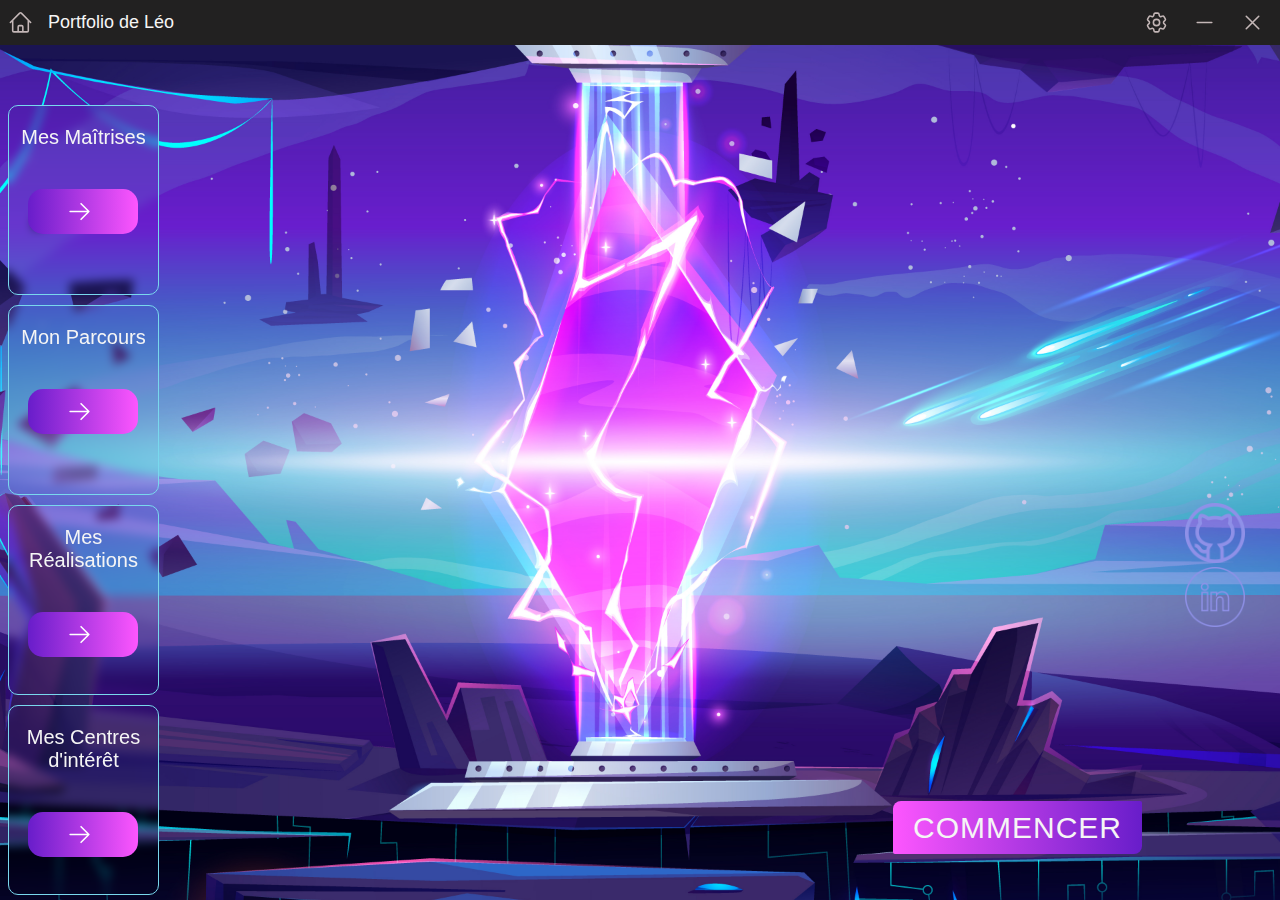
<file: index.html>
<!DOCTYPE html>
<html lang="en">
<head>
    <meta charset="UTF-8">
    <meta http-equiv="X-UA-Compatible" content="IE=edge">
    <meta name="viewport" content="width=device-width, initial-scale=1.0">
    <link rel="preconnect" href="https://fonts.googleapis.com">
    <link rel="preconnect" href="https://fonts.gstatic.com" crossorigin>
    <link rel="preconnect" href="https://fonts.googleapis.com">
    <link rel="preconnect" href="https://fonts.gstatic.com" crossorigin>
    <link rel="stylesheet" href="https://cdnjs.cloudflare.com/ajax/libs/font-awesome/5.15.2/css/all.min.css" integrity="sha512-9/2B2I/1x3tvc5JHl5kgWKKgNgnvMkPWpCxrs7MZZLTWjAG6tVHZx/wfa2QaGj+BcEy40biwvOJZlFzD7+nXjA==" crossorigin="anonymous" />
    <link href="https://fonts.googleapis.com/css2?family=Unbounded:wght@300&display=swap" rel="stylesheet"> 
    <title>Portfolio de Léo</title>

    <link rel="apple-touch-icon" sizes="180x180" href="favicon/apple-touch-icon.png">
    <link rel="icon" type="image/png" sizes="32x32" href="favicon/favicon-32x32.png">
    <link rel="icon" type="image/png" sizes="16x16" href="favicon/favicon-16x16.png">
    <link rel="manifest" href="favicon/site.webmanifest">
    <link rel="mask-icon" href="favicon/safari-pinned-tab.svg" color="#5bbad5">
    <meta name="msapplication-TileColor" content="#da532c">
    <meta name="theme-color" content="#ffffff">

<link rel="stylesheet" href="style.css">

</head>
<body>
<!-- Navbar -->
    <nav>
        <ul class="list-nav">
            <li  class="item-nav" onclick="window.location.href = 'index.html';">
              <svg xmlns="http://www.w3.org/2000/svg" fill="none" viewBox="0 0 24 24" stroke-width="1.5" stroke="currentColor" class="w-6 h-6">
                <path stroke-linecap="round" stroke-linejoin="round" d="m2.25 12 8.954-8.955c.44-.439 1.152-.439 1.591 0L21.75 12M4.5 9.75v10.125c0 .621.504 1.125 1.125 1.125H9.75v-4.875c0-.621.504-1.125 1.125-1.125h2.25c.621 0 1.125.504 1.125 1.125V21h4.125c.621 0 1.125-.504 1.125-1.125V9.75M8.25 21h8.25" />
              </svg>
              
            </li>

            <li  class="item-nav">
                <p>Portfolio de Léo</p>
            </li>

            <li class="item-nav">
                <svg id="rotate" xmlns="http://www.w3.org/2000/svg" fill="none" viewBox="0 0 24 24" stroke-width="1.5" stroke="currentColor" class="w-6 h-6">
                    <path stroke-linecap="round" stroke-linejoin="round" d="M9.594 3.94c.09-.542.56-.94 1.11-.94h2.593c.55 0 1.02.398 1.11.94l.213 1.281c.063.374.313.686.645.87.074.04.147.083.22.127.325.196.72.257 1.075.124l1.217-.456a1.125 1.125 0 0 1 1.37.49l1.296 2.247a1.125 1.125 0 0 1-.26 1.431l-1.003.827c-.293.241-.438.613-.43.992a7.723 7.723 0 0 1 0 .255c-.008.378.137.75.43.991l1.004.827c.424.35.534.955.26 1.43l-1.298 2.247a1.125 1.125 0 0 1-1.369.491l-1.217-.456c-.355-.133-.75-.072-1.076.124a6.47 6.47 0 0 1-.22.128c-.331.183-.581.495-.644.869l-.213 1.281c-.09.543-.56.94-1.11.94h-2.594c-.55 0-1.019-.398-1.11-.94l-.213-1.281c-.062-.374-.312-.686-.644-.87a6.52 6.52 0 0 1-.22-.127c-.325-.196-.72-.257-1.076-.124l-1.217.456a1.125 1.125 0 0 1-1.369-.49l-1.297-2.247a1.125 1.125 0 0 1 .26-1.431l1.004-.827c.292-.24.437-.613.43-.991a6.932 6.932 0 0 1 0-.255c.007-.38-.138-.751-.43-.992l-1.004-.827a1.125 1.125 0 0 1-.26-1.43l1.297-2.247a1.125 1.125 0 0 1 1.37-.491l1.216.456c.356.133.751.072 1.076-.124.072-.044.146-.086.22-.128.332-.183.582-.495.644-.869l.214-1.28Z" />
                    <path stroke-linecap="round" stroke-linejoin="round" d="M15 12a3 3 0 1 1-6 0 3 3 0 0 1 6 0Z" />
                  </svg>
            </li>

            <li class="item-nav" onclick="window.location.href = 'bureau.html';">
              <svg xmlns="http://www.w3.org/2000/svg" fill="none" viewBox="0 0 24 24" stroke-width="1.5" stroke="currentColor" class="w-6 h-6">
                  <path stroke-linecap="round" stroke-linejoin="round" d="M5 12h14" />
              </svg>
          </li>
          
          

            <li class="item-nav" onclick="window.location.href = 'menu.html';">
                <svg xmlns="http://www.w3.org/2000/svg" fill="none" viewBox="0 0 24 24" stroke-width="1.5" stroke="currentColor" class="w-6 h-6">
                    <path stroke-linecap="round" stroke-linejoin="round" d="M6 18 18 6M6 6l12 12" />
                  </svg>
                  
            </li>

        </ul>
    </nav>

    <!-- Card -->
    
    <div class="accueil flex-container">
        <div class="left-content">
            <div class="list-card">
                <div class="card">
                    <p>Mes Maîtrises</p>
                    <div class="savoir">
                        <a href="#"><svg xmlns="http://www.w3.org/2000/svg" fill="none" viewBox="0 0 24 24" stroke-width="1.5" stroke="currentColor" class="w-6 h-6">
                            <path stroke-linecap="round" stroke-linejoin="round" d="M13.5 4.5 21 12m0 0-7.5 7.5M21 12H3" />
                          </svg></a>
                    </div>
                </div>
    
                <div class="card">
                    <p>Mon Parcours</p>
                    <div class="savoir">
                        <a href=""><svg xmlns="http://www.w3.org/2000/svg" fill="none" viewBox="0 0 24 24" stroke-width="1.5" stroke="currentColor" class="w-6 h-6">
                            <path stroke-linecap="round" stroke-linejoin="round" d="M13.5 4.5 21 12m0 0-7.5 7.5M21 12H3" />
                          </svg></a>
                    </div>
                </div>
    
                <div class="card">
                    <p>Mes Réalisations</p>
                    <div class="savoir">
                        <a href=""><svg xmlns="http://www.w3.org/2000/svg" fill="none" viewBox="0 0 24 24" stroke-width="1.5" stroke="currentColor" class="w-6 h-6">
                            <path stroke-linecap="round" stroke-linejoin="round" d="M13.5 4.5 21 12m0 0-7.5 7.5M21 12H3" />
                          </svg></a>
                    </div>
                </div>
    
                <div class="card">
                    <p>Mes Centres d'intérêt</p>
                    <div class="savoir">
                        <a href=""><svg xmlns="http://www.w3.org/2000/svg" fill="none" viewBox="0 0 24 24" stroke-width="1.5" stroke="currentColor" class="w-6 h-6">
                            <path stroke-linecap="round" stroke-linejoin="round" d="M13.5 4.5 21 12m0 0-7.5 7.5M21 12H3" />
                          </svg></a>
                    </div> 
                </div>
            </div>
        </div>

    <!-- Bouton commencer -->
        <div class="right-content">
            <div class="bouton" id="bouton">
                <a href="#" id="lienBouton" class="commencer">Commencer</a>
            </div>
        </div>
    </div>

    <div class="reseaux-container">
      <div class="reseaux">
          <div class="github">
              <a href="https://github.com/LeoV0" target="_blank"><img src="images/github(1).png" alt=""></a>
          </div>
          <div class="linkedin">
              <a href="MonLinkedin" target="_blank"><img src="images/linkedin(1).png" alt=""></a>
          </div>
      </div>
  </div>
  
  

    <!-- Information Maitrise-->
    <div id="information-1" class="information invisible">
        <svg xmlns="http://www.w3.org/2000/svg" fill="none" viewBox="0 0 24 24" stroke-width="1.5" stroke="currentColor" class="w-6 h-6 closeIcon">
            <path stroke-linecap="round" stroke-linejoin="round" d="M6 18 18 6M6 6l12 12" />
        </svg>
        <div class="skills-heading" id="skills">
            <h2>Mes Maîtrises</h2>
                  <div class="skills-bar">
                    
                    <div class="bar">
                      <div class="info">
                        <span>HTML</span>
                      </div>
                      <div class="progress-line"><span class="html"></span></div>
                      <div class="bar">
                        <div class="info">
                          <span>CSS</span>
                        </div>
                        <div class="progress-line"><span class="css"></span></div>
                        <div class="bar">
                          <div class="info">
                            <span>SASS</span>
                          </div>
                          <div class="progress-line"><span class="sass"></span></div>
                          <div class="bar">
                            <div class="info">
                              <span>BOOTSTRAP</span>
                            </div>
                            <div class="progress-line"><span class="bootstrap"></span></div>
                            <div class="bar">
                              <div class="info">
                                <span>JAVASCRIPT</span>
                              </div>
                              <div class="progress-line"><span class="js"></span></div>
                            </div>
                          </div>
                        </div>
                      </div>
                    </div>
                  </div>
                </div>
    </div>

     <!-- Information Formation-->
    <div id="information-2" class="information invisible">
        <svg xmlns="http://www.w3.org/2000/svg" fill="none" viewBox="0 0 24 24" stroke-width="1.5" stroke="currentColor" class="w-6 h-6 closeIcon">
            <path stroke-linecap="round" stroke-linejoin="round" d="M6 18 18 6M6 6l12 12" />
        </svg>
        <div class="formation" id="formation">
            <h6>Mes Formations</h6>
            <div class="premier">
              <h7>BAC STI2D (Sciences
                et Technologies de l'Industrie et du Développement
                Durable)</h7>
              <p>En 2021 au lycée la Colinière (Nantes)</p>
          </div>
  
  
          <div class="deuxieme">
            <h8>BTS SNIR (Système Numériques Informatique et Réseaux)</h8>
            <p>Arrêté au mois de Janvier 2022 au lycée Nicolas Appert (Orvault)</p> 
          </div>
  
  
          <div class="troisieme">
            <h9>Formation Développeur Web et Web Mobile avec Anglais renforcé à l'AFPA</h9>
            <p>En 2023 100% à distance</p>
          
          </div>
          </div>
    </div>

 <!-- Information Realisation-->
    <div id="information-3" class="information invisible">
        <svg xmlns="http://www.w3.org/2000/svg" fill="none" viewBox="0 0 24 24" stroke-width="1.5" stroke="currentColor" class="w-6 h-6 closeIcon">
            <path stroke-linecap="round" stroke-linejoin="round" d="M6 18 18 6M6 6l12 12" />
        </svg>
        <div class="imgcard1" id="realisation">
            <div class="cards">
              <h2 class="header">
                 Mes Réalisations
              </h2>
              <div class="services">
                 <div class="content content-1">
                    <div class="corps"></div>
                    <h2>
                      SUSHI RESTAURANT
                    </h2>
                    <p>
                       Site d'un restaurant de sushi
                    </p>
                    <a href="ressources/projet/Resto Japonais.zip" download="Resto Japonais">TELECHARGER</a>
                 </div>
                 <div class="content content-2">
                    <div class="corps"></div>
                    <h2>
                       MONTAGNE LANDING
                    </h2>
                    <p>
                       Site montagne
                    </p>
                    <a href="ressources/projet/Sass exo page.zip" download="Sass exo page">TELECHARGER</a>
                 </div>
                 <div class="content content-3">
                    <div class="corps"></div>
                    <h2>
                       GEORGIA RESTAURANT
                    </h2>
                    <p>
                      Site d'un restaurant Italien
                    </p>
                    <a href="ressources/projet/Site restaurant Georgia.zip" download="Site restaurant Georgia">TELECHARGER</a>
                 </div>
              </div>
            </div>
          </div>
    </div>

     <!-- Information Centre d'interet-->
    <div id="information-4" class="information invisible">
        <svg xmlns="http://www.w3.org/2000/svg" fill="none" viewBox="0 0 24 24" stroke-width="1.5" stroke="currentColor" class="w-6 h-6 closeIcon">
            <path stroke-linecap="round" stroke-linejoin="round" d="M6 18 18 6M6 6l12 12" />
        </svg>
        <div class="titre" id="interet">
            <h6>Mes centres d'intérêt</h6>
          </div>
          <div class="card28">
            <div class="sectioncard">
              <h2>La culture générale</h2>
              <p>Je m'intéresse à de nombreux sujets de culture générale, tels que l'histoire, la littérature, la musique, et les arts visuels.</p>
            </div>
            <div class="sectioncard">
              <h2>Les jeux vidéos</h2>
              <p>Je suis passionné par les jeux vidéos depuis mon enfance, et j'aime explorer les mondes virtuels et découvrir de nouvelles mécaniques de jeu.</p>
            </div>
            <div class="sectioncard">
              <h2>Les sciences</h2>
              <p>Je suis fasciné par le monde naturel et les lois qui le régissent, et j'aime apprendre sur les sciences, en particulier la physique et les neurosciences.</p>
            </div>
            <div class="sectioncard">
              <h2>L'informatique</h2>
              <p>Je suis l'actualité par rapport aux dernières mises à jour, sorties de produits. Le développement web est pour moi une grande passion car c'est un nouveau monde qui s'offre à nous avec pleins de possibilités.</p>
            </div>
          </div>
    </div>

    <script src="script.js"></script>
</body>
</html>
</file>
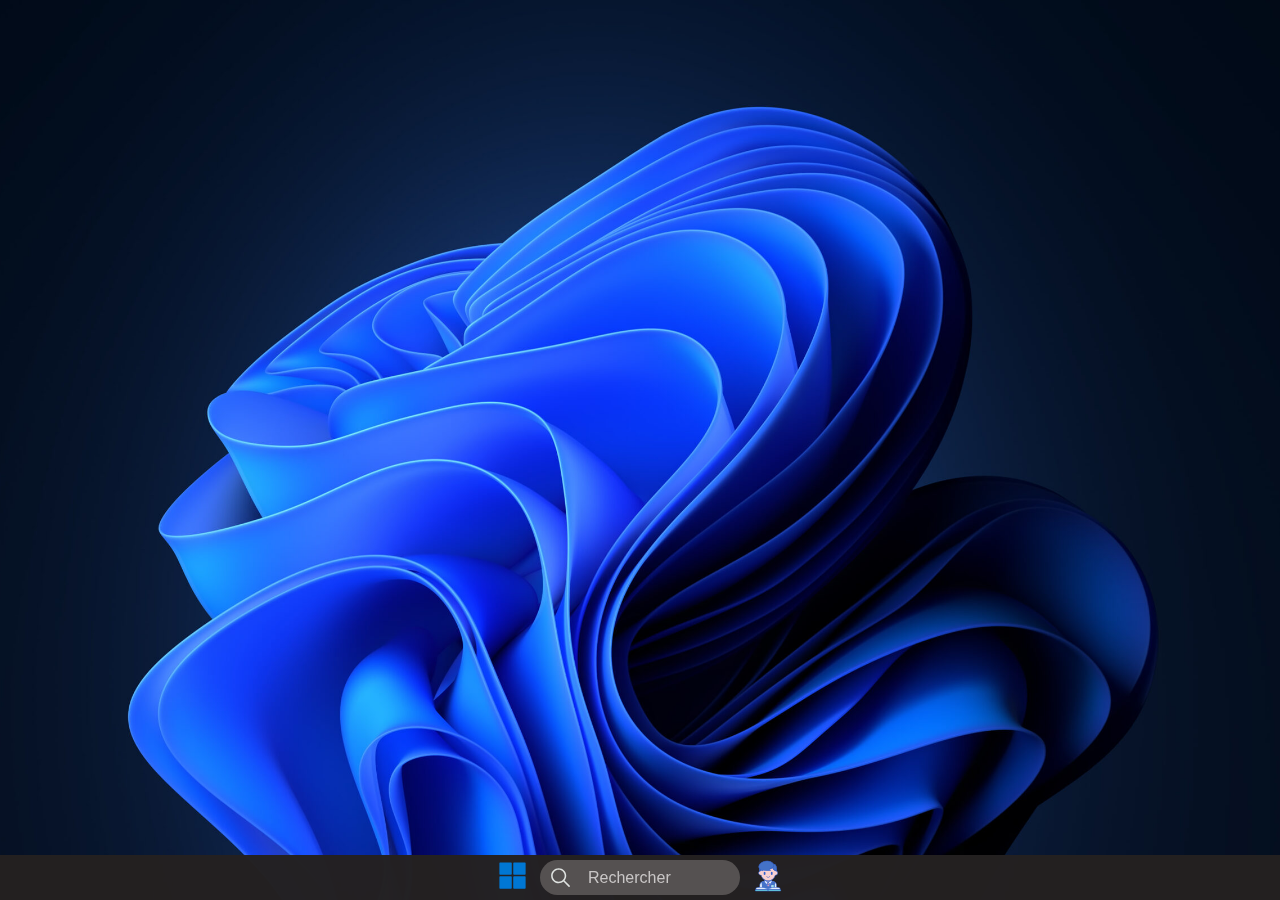
<file: bureau.html>
<!DOCTYPE html>
<html lang="en">
<head>
    <meta charset="UTF-8">
    <meta http-equiv="X-UA-Compatible" content="IE=edge">
    <meta name="viewport" content="width=device-width, initial-scale=1.0">
    <link rel="preconnect" href="https://fonts.googleapis.com">
    <link rel="preconnect" href="https://fonts.gstatic.com" crossorigin>
    <link rel="preconnect" href="https://fonts.googleapis.com">
    <link rel="preconnect" href="https://fonts.gstatic.com" crossorigin>
    <link rel="stylesheet" href="https://cdnjs.cloudflare.com/ajax/libs/font-awesome/5.15.2/css/all.min.css" integrity="sha512-9/2B2I/1x3tvc5JHl5kgWKKgNgnvMkPWpCxrs7MZZLTWjAG6tVHZx/wfa2QaGj+BcEy40biwvOJZlFzD7+nXjA==" crossorigin="anonymous" />
    <link href="https://fonts.googleapis.com/css2?family=Unbounded:wght@300&display=swap" rel="stylesheet"> 
    <title>Windows 11</title>

   

<link rel="apple-touch-icon" sizes="144x144" href="favicon3/apple-touch-icon.png">
<link rel="icon" type="image/png" sizes="32x32" href="favicon3/favicon-32x32.png">
<link rel="icon" type="image/png" sizes="16x16" href="favicon3/favicon-16x16.png">
<link rel="manifest" href="favicon3/site.webmanifest">
<link rel="mask-icon" href="favicon3/safari-pinned-tab.svg" color="#5bbad5">
<meta name="msapplication-TileColor" content="#da532c">
<meta name="theme-color" content="#ffffff">



    
    <link rel="stylesheet" href="style.css">
</head>
<body>
    <div class="bureau">
        <div class="container">
          <div class="windows">
            <svg xmlns="http://www.w3.org/2000/svg" x="0px" y="0px" width="100" height="100" viewBox="0 0 48 48">
              <path fill="#0077d4" d="M7,6h15c0.552,0,1,0.448,1,1v15c0,0.552-0.448,1-1,1H7c-0.552,0-1-0.448-1-1V7	C6,6.448,6.448,6,7,6z"></path><path fill="#0077d4" d="M25.042,21.958V7c0-0.552,0.448-1,1-1H41c0.552,0,1,0.448,1,1v14.958	c0,0.552-0.448,1-1,1H26.042C25.489,22.958,25.042,22.511,25.042,21.958z"></path><path fill="#0077d4" d="M7,25h15c0.552,0,1,0.448,1,1v15c0,0.552-0.448,1-1,1H7c-0.552,0-1-0.448-1-1V26	C6,25.448,6.448,25,7,25z"></path><path fill="#0077d4" d="M25,41V26c0-0.552,0.448-1,1-1h15c0.552,0,1,0.448,1,1v15c0,0.552-0.448,1-1,1H26	C25.448,42,25,41.552,25,41z"></path>
              </svg>
          </div>
          <div class="search">
            <svg xmlns="http://www.w3.org/2000/svg" x="0px" y="0px" width="100" height="100" viewBox="0 0 48 48" style="fill: #dfe2e0;">
              <path d="M 20.5 6 C 12.509634 6 6 12.50964 6 20.5 C 6 28.49036 12.509634 35 20.5 35 C 23.956359 35 27.133709 33.779044 29.628906 31.75 L 39.439453 41.560547 A 1.50015 1.50015 0 1 0 41.560547 39.439453 L 31.75 29.628906 C 33.779044 27.133709 35 23.956357 35 20.5 C 35 12.50964 28.490366 6 20.5 6 z M 20.5 9 C 26.869047 9 32 14.130957 32 20.5 C 32 23.602612 30.776198 26.405717 28.791016 28.470703 A 1.50015 1.50015 0 0 0 28.470703 28.791016 C 26.405717 30.776199 23.602614 32 20.5 32 C 14.130953 32 9 26.869043 9 20.5 C 9 14.130957 14.130953 9 20.5 9 z"></path>
              </svg>
            <p>Rechercher</p>
          </div>
          <div class="logobarre">
            <a href="index.html">
              <img src="favicon/favicon-32x32.png" alt="Student">
          </a>          
          </div>
        </div>
      </div>
</body>
</html>
</file>
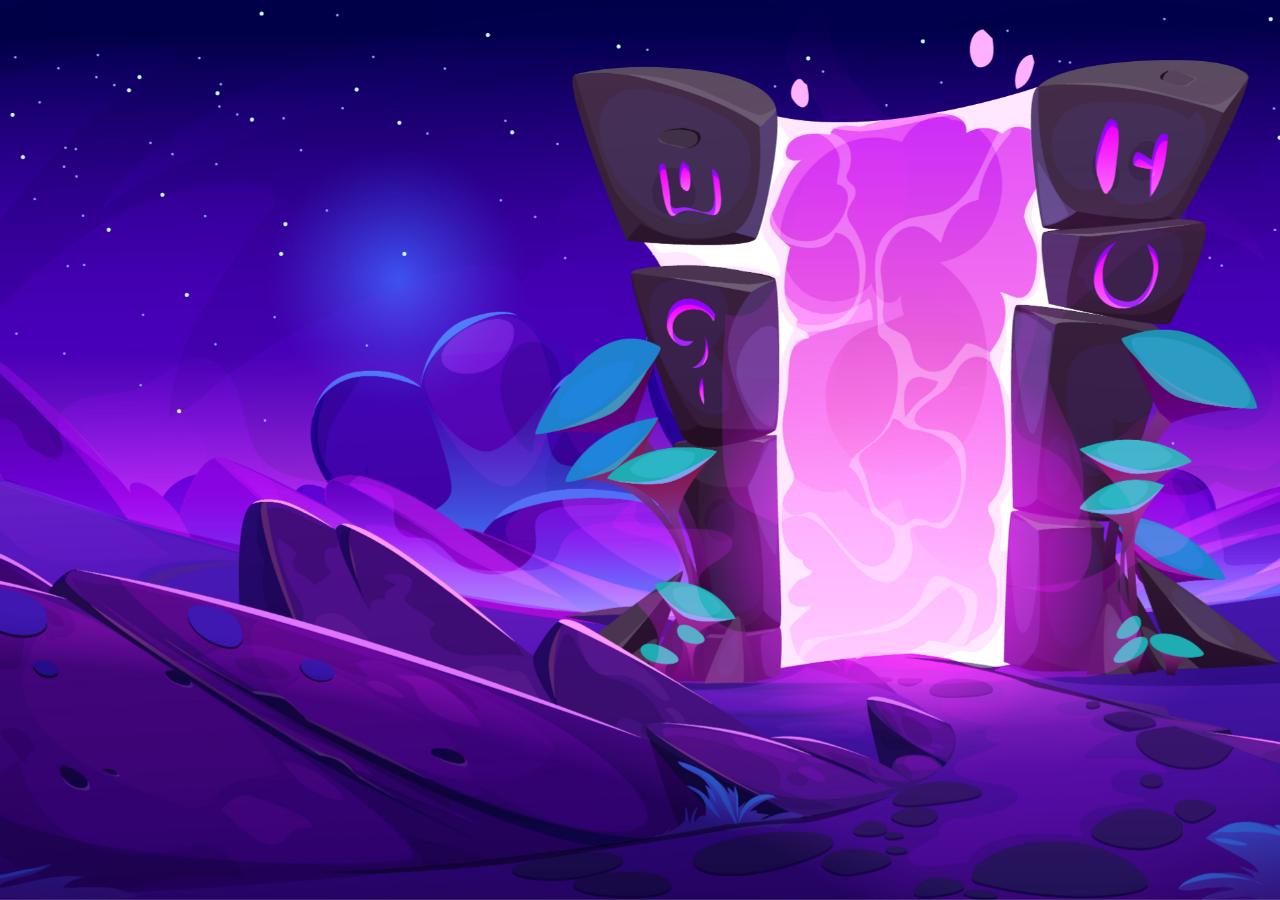
<file: menu.html>
<!DOCTYPE html>
<html lang="en">
<head>
    <meta charset="UTF-8">
    <meta http-equiv="X-UA-Compatible" content="IE=edge">
    <meta name="viewport" content="width=device-width, initial-scale=1.0">
    <link rel="preconnect" href="https://fonts.googleapis.com">
    <link rel="preconnect" href="https://fonts.gstatic.com" crossorigin>
    <link rel="preconnect" href="https://fonts.googleapis.com">
    <link rel="preconnect" href="https://fonts.gstatic.com" crossorigin>
    <link rel="stylesheet" href="https://cdnjs.cloudflare.com/ajax/libs/font-awesome/5.15.2/css/all.min.css" integrity="sha512-9/2B2I/1x3tvc5JHl5kgWKKgNgnvMkPWpCxrs7MZZLTWjAG6tVHZx/wfa2QaGj+BcEy40biwvOJZlFzD7+nXjA==" crossorigin="anonymous" />
    <link href="https://fonts.googleapis.com/css2?family=Unbounded:wght@300&display=swap" rel="stylesheet"> 
    <title>Nouveau Monde</title>
    
    <link rel="apple-touch-icon" sizes="180x180" href="favicon2/apple-touch-icon.png">
    <link rel="icon" type="image/png" sizes="32x32" href="favicon2/favicon-32x32.png">
    <link rel="icon" type="image/png" sizes="16x16" href="favicon2/favicon-16x16.png">
    <link rel="manifest" href="favicon2/site.webmanifest">
    <link rel="mask-icon" href="favicon2/safari-pinned-tab.svg" color="#5bbad5">
    <meta name="msapplication-TileColor" content="#da532c">
    <meta name="theme-color" content="#ffffff">
    
    

    <link rel="stylesheet" href="style.css">
</head>
<body>
    <div class="portail"></div>
</body>
</html>
</file>
<file: style.css>
*, ::after, ::before {
    margin: 0;
    padding: 0;
    box-sizing: border-box;
}

html {
    scroll-behavior: smooth;
}

body {
    font-family: Nunito sans, sans-serif;
}

/* Navbar */
nav {
    height: 45px;
    width: 100%;
    background: rgb(34, 33, 33);
    z-index: 10;
}

.list-nav {
    height: 100%;
    width: 100%;
    display: flex;
    justify-content: space-between;
    list-style-type: none;
    z-index: 20;
}

.item-nav {
    display: flex;
    align-items: center;
}

.list-nav:nth-child(1),
.item-nav:nth-child(2) {
    margin-right: auto;
}

.item-nav p {
    font-size: 18px;
    color: whitesmoke;
}

svg {
    width: 25px;
    height: 25px;
    color: rgb(196, 183, 183);
    margin: 0 15px 0 8px;
}

svg:hover {
    cursor: pointer;
    color:#fafafa;
}



#rotate {
    transform: rotate(0deg);
    transition: transform 0.3s ease;
}

#rotate:hover {
    animation: rotateAnimation 0.3s ease forwards;
}

@keyframes rotateBackAnimation {
    0% { transform: rotate(30deg); }
    100% { transform: rotate(0deg); }
}

@keyframes rotateAnimation {
    0% { transform: rotate(0deg); }
    100% { transform: rotate(30deg); }
}

#rotate:not(:hover) {
    animation: rotateBackAnimation 0.3s ease forwards;
}


/* Accueil */
.accueil {
    width: 100%;
    height: 100vh;
    background-image: url(images/2306.w026.n002.3461B.p1.3461.jpg);
    background-position: center;
    background-repeat: no-repeat;
    background-size: cover;
    position:fixed;
}

.flex-container {
    display: flex;
    justify-content: space-between;
    align-items: center;
    height: 100vh;
}

.left-content {
    width: 15%;
    height: 100%;
    display: flex;
    justify-content: center;
    align-items: center;
}

.right-content {
    width: 100%;
    height: 100%;
    display: flex;
    justify-content: flex-end;
    align-items: center;
}

.list-card {
    width: 90%;
    display: flex;
    flex-direction: column;
    justify-content: center;
    align-items: flex-start;
}

.list-card .card {
    width: 100%;
    height: 190px;
    backdrop-filter: blur(5px);
    margin-top: 10px;
    border-radius: 10px;
    text-align: center;
    color: whitesmoke;
    font-size: 20px;
    padding-top: 20px;
    border: rgb(121, 216, 237) 1px solid;
}

.savoir {
    display: flex;
    flex-direction: column;
    justify-content: center;
    align-items: center;
    width: 110px;
    height: 45px;
    background: linear-gradient(to right, rgb(104, 29, 202),rgb(253, 86, 254) );
    border-radius: 15px;
    margin-top: 40px;
    margin-right: auto;
    margin-left: auto;
}

.savoir a {
    text-decoration: none;
    display: flex;
    align-items: center;
    color: #000;
    
}

.savoir svg {
    color: #ffffff;
}

.bouton {
    position: absolute;
    right: 10%; /* Déplacer le bouton vers la gauche */
    bottom: 10%;
    padding: 10px;
}

.bouton a {
    font-size: 30px;
    text-decoration: none;
    color: whitesmoke;
    padding: 10px 20px;
    border-bottom-left-radius: 2px;
    border-top-right-radius: 2px;
    border-top-left-radius: 8px;
    border-bottom-right-radius: 8px;
    text-transform: uppercase;
    letter-spacing: 1px;
}

.commencer {
    background: linear-gradient(to right, rgb(253, 86, 254), rgb(104, 29, 202));
}

.arreter {
    background: linear-gradient(to right, rgb(0, 73, 178), rgb(59, 195, 238));
}

.invisible {
    display: none;
}

.information {
    position: fixed;
    top: 50%;
    left: 50%;
    transform: translate(-50%, -50%);
    width: 50%;
    height: 80%;
    backdrop-filter: blur(30px);
    padding: 20px;
    border-radius: 10px;
    box-shadow: 0 0 10px rgba(0, 0, 0, 0.1);
    margin-top: 20px;
}

.information svg {
    position: absolute;
    top: 10px;
    right: 0;
    width: 40px;
    height: 40px;
    color:#000;
}


/* Mes maitrises */
.skills-heading h2{
    color:#ffffff;
    font-size: 60px;
    text-align: center;
}
  
.skills-bar {
    display: flex;
    justify-content: center;
}
  
.skills-bar .bar {
    margin: 50px 0;
}
  
.skills-bar .bar .info span {
    font-size: 1.5rem;
    font-weight: 500;
    color:#ffffff;
}
  
.skills-bar .bar .info {
    margin-bottom: 8px;
    color: #ffffff;
}
  
.skills-bar .bar .progress-line {
    position: relative;
    height: 10px;
    width: 550px;
    background: #ffffff;
    border-radius: 10px;
    transform: scaleX(0);
    transform-origin: left;
    animation: animate 1s cubic-bezier(1, 0, 0.5, 1) forwards;
}
  
.bar .progress-line span {
    position: absolute;
    background: rgb(238, 80, 249);
    height: 100%;
    border-radius: 10px;
    transform: scaleX(0);
    transform-origin: left;
    animation: animate 1s 1s cubic-bezier(1, 0, 0.5, 1) forwards;
}
  
@keyframes animate {
    100% {
      transform: scaleX(1);
    }
}
  
.progress-line .html {
    width: 70%;
}
.progress-line .css {
    width: 60%;
}
.progress-line .sass {
    width: 50%;
}
.progress-line .bootstrap {
    width: 50%;
}
.progress-line .js {
    width: 50%;
}
  
.bar .progress-line span::before {
    position: absolute;
    content: "";
    height: 0;
    right: 0;
    top: -12px;
    width: 0;
    border: 7px solid transparent;
    border-bottom-width: 0px;
    border-right-width: 0px;
    border-top-style: #ffffff;
    border-top-color: #ffffff;
}
  
.bar .progress-line span::after {
    position: absolute;
    right: 0;
    top: -28px;
    color: #000000;
    font-size: 12px;
    font-weight: 700;
    background: #ffffff;
  
    border-radius: 3px;
}
  
.progress-line .html::after {
    content: "80%";
}
.progress-line .css::after {
    content: "70%";
}
.progress-line .sass::after {
    content: "50%";
}
.progress-line .bootstrap::after {
    content: "50%";
}
.progress-line .js::after {
    content: "50%";
}
  
.navbar.solid {
    background-color: #ffffff;
    transition: background-color 1s ease 0s;
    box-shadow: 0 0 4px rgba(0, 0, 0, 0.2);
    z-index: 500;
}
  
.navbar.solid .navbar-brand {
    display: inline-block;
    color: #ffffff;
    transition: color 1s ease 0s;
}
  
.navbar-brand {
    display: none;
    color: #ffffff;
    font-weight: 400;
}


/* Formations */
.formation {
    display: flex;
    flex-direction: column;
    align-items: center;
    text-align: center;
}
    
    
.formation > div {
      margin-bottom: 90px; /* Ajustez la valeur selon votre préférence */
}
    
    
.formation h6{
      color:rgb(255, 255, 255);
      font-size: 60px;
      text-align: center;
      font-family: 'Inter', sans-serif;
      margin-bottom: 20px;
    
}
.formation h7,
.formation h8,
.formation h9 {
      text-align: center;
      font-size: 40px;
      color:rgb(36, 7, 102);
}
    
.formation p{
      color:rgb(228, 228, 228);
      font-size: 30px;
    
}


/* Mes réalisations */
  .cards{
    max-width: 1100px;
    margin: 0 auto;
    text-align: center;
  
  }
  .cards h2.header{
    font-size: 55px;
    margin: 0 0 100px 0;
    letter-spacing: 1px;
    color:#f5f5f5;
  }
  .services{
    display: flex;
    align-items: center;
  }
  .content{
    display: flex;
    flex-wrap: wrap;
    flex: 1;
    margin: 20px;
    padding: 20px;
    border: 2px solid #c0b5b5;
    border-radius: 4px;
    transition: all .3s ease;
    color:#ebedf1;
  }
  .content .corps{
    font-size: 70px;
    margin: 16px 0;
  }
  .content > *{
    flex: 1 1 100%;
  }
  .content:hover{
    color: white;
  }
  .content:hover a{
    border-color: #ffffff;
    background: #000000;
  }
  .content-1:hover{
    border-color: rgba(33, 37, 41);
    background: rgba(33, 37, 41);
  }
  .content-1:hover a{
    color: #ffffff;
  }
  .content-2:hover{
    border-color: rgba(0, 105, 129);
    background: rgba(0, 105, 129);
  }
  .content-2:hover a{
    color: #ffffff;
  }
  .content-3:hover{
    border-color: rgba(211, 171, 85);
    background: rgba(211, 171, 85);
  }
  .content-3:hover a{
    color: #ffffff;
  }
  .content h2{
    font-size: 30px;
    margin: 16px 0;
    letter-spacing: 1px;
    text-transform: uppercase;
  }
  .content p{
    font-size: 17px;
    font-family: 'Poppins',sans-serif;
  }
  .content a{
    margin: 22px 0;
    background: black;
    color: white;
    text-decoration: none;
    text-transform: uppercase;
    border: 1px solid black;
    padding: 15px 0;
    border-radius: 25px;
    transition: .3s ease;
  }
  .content a:hover{
    border-radius: 4px;
  }

  .card28 {
    margin: 0 auto;
    max-width: 800px;
    padding: 20px;
    border-radius: 5px;
  }
  
  /* Style pour les titres de section */
  .titre h6 {
    font-size: 50px;
    font-weight: bold;
    text-align: center;
    color:#ffffff;
  
  }
  
  .sectioncard h2{
    font-size: 30px;
    line-height: 1.5;
    color:rgb(39, 24, 92);
    text-align: center;
  }
  
  /* Style pour les paragraphes de section */
  .sectioncard p {
    font-size: 25px;
    line-height: 1.5;
    text-align: center;
    color:#ffffff;
  }

  /* Menu.html */

  .portail {
    width: 100%;
    height: 100vh;
    background-image: url(images/2308-w026-n002-3750B-p1-3750.jpg);
    background-position: center;
    background-repeat: no-repeat;
    background-size: cover;
    position:fixed;
}

/* Bureau.html */

.bureau {
    width: 100%;
    height: 100vh;
    background-image: url(images/windows-11-wallpaper-img19-60ca004951f20-scaled.jpg);
    background-position: center;
    background-repeat: no-repeat;
    background-size: cover;
    position:fixed;
    flex: 1;
    display: flex;
    flex-direction: column;
    justify-content: flex-end;
}

.container {
    width: 100%;
    display: flex;
    justify-content: center;
    align-items: center;
    padding: 3px;
    background-color: rgba(36, 33, 33, 0.986);
}

.windows svg{
    width: 35px;
    height: 35px;
    margin: 0;
}

.search {
    display: flex;
    justify-content: flex-start;
    align-items: center;
    width: 200px;
    height: 35px;
    background-color:rgb(85, 81, 81);
    margin-left: 10px;
    border-radius: 30px;
}

.search p{
    color:rgb(201, 198, 198)
}

.logobarre{
    width: 35px;
    height: 35px;
    margin-left: 10px;
    border-radius: 5px;
    text-align: center;
}

img:hover{
    cursor: pointer;
}


.reseaux-container {
    position: fixed;
    top: 63%;
    right: 35px;
    transform: translateY(-50%);
}

.reseaux img {
    width: 60px;
    height: 60px;
    filter: invert(65%) sepia(42%) saturate(2317%) hue-rotate(202deg) brightness(94%) contrast(93%);

}

.reseaux img:hover {
    filter: invert(23%) sepia(99%) saturate(4873%) hue-rotate(279deg) brightness(97%) contrast(92%);
}
</file>
